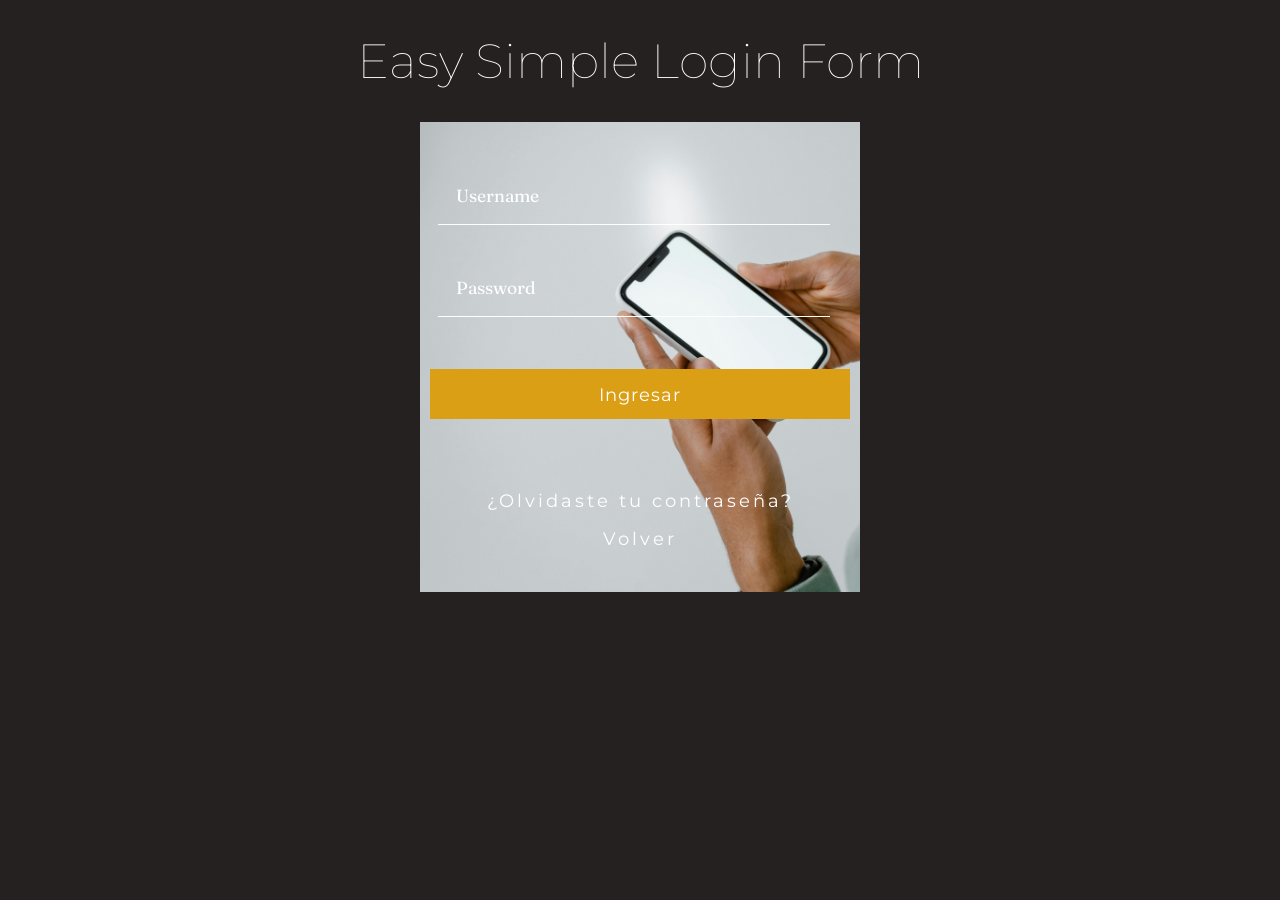
<file: html/ingreso.html>
<!DOCTYPE html>
<html lang="es">
<head>
    <meta charset="utf-8">
    <title>Login</title>
    <link rel="stylesheet" type="text/css" href="../css/style-formularios.css">
</head>
<body>
    <div class="main">
        <h1>Easy Simple Login Form</h1>
        <div class="row">
            <div class="form-p">
                <form action="../si/1-admin/index-admin.html" method="get">
                    <input class="text" type="text"
                        placeholder="Username" name="Username" required>
                    <input class="text" type="password"
                        placeholder="Password" name="Password" required>
                    <input type="submit" value="Ingresar">
                </form>
                <p><a href="#">¿Olvidaste tu contraseña?</a></p>
                <a href="../index.html">Volver</a>
            </div>
        </div>
    </div>
</body>
</html>
</file>
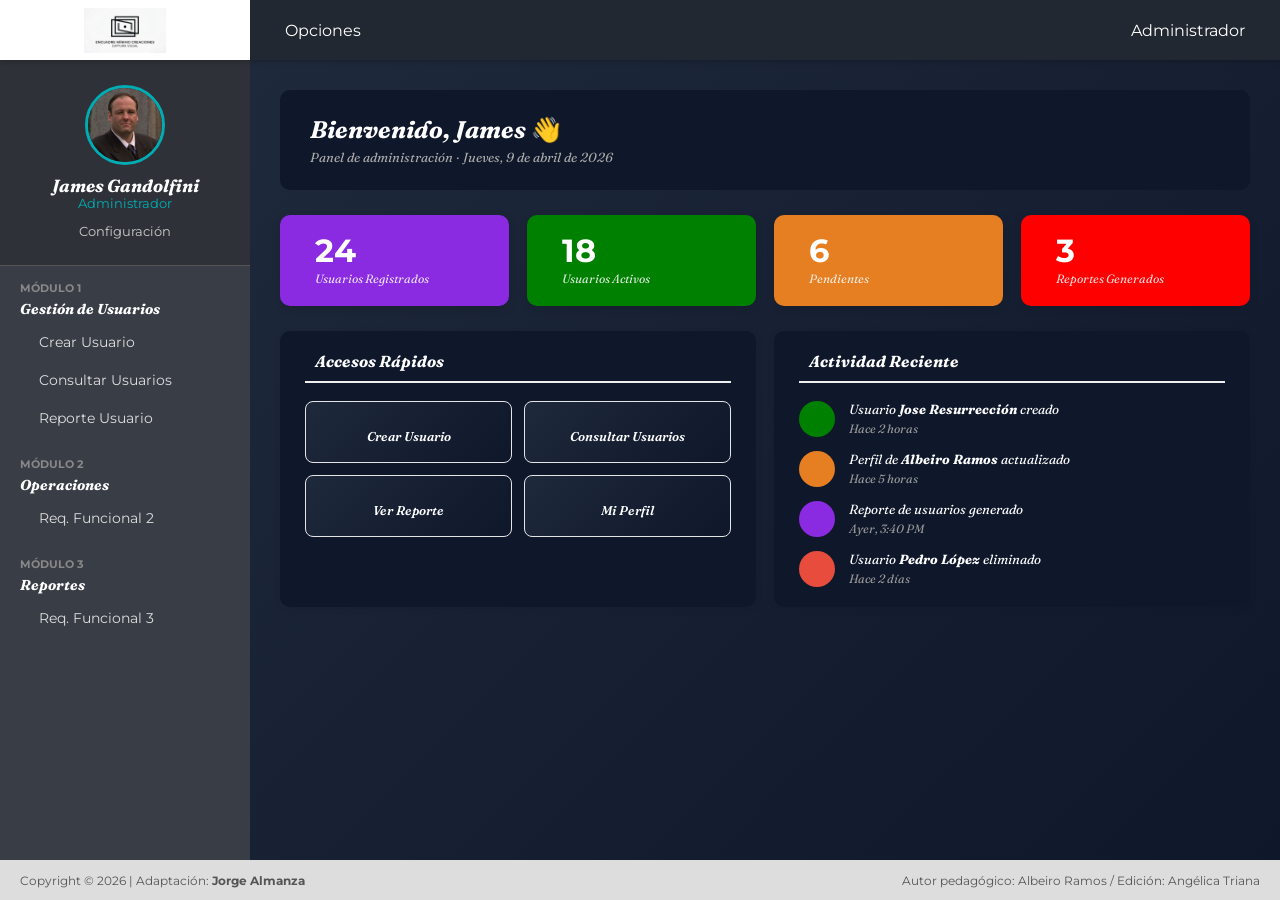
<file: si/1-admin/index-admin.html>
<!DOCTYPE html>
<html lang="es">
<head>
    <meta charset="UTF-8">
    <meta name="viewport" content="width=device-width, initial-scale=1.0">
    <title>Panel de Administración</title>
    <link rel="stylesheet" href="../../css/style-admin.css">
</head>

<body>
    <div class="contenedor-principal">

        <nav class="navbar">
            <div class="logo">
                <img src="../../img/logo_2.png" alt="Logo">
            </div>

            <div class="nav-content">
                <ul class="menu-horizontal">
                    <li class="dropdown">
                        <a href="#">Opciones <i class="fas fa-chevron-down"></i></a>
                        <ul class="submenu">
                            <li class="has-inner">
                                <a href="#">Configuración <i class="fas fa-chevron-right"></i></a>
                                <ul class="submenu-inner">
                                    <li><a href="../../img/pexels-rdne-7413936.jpg" target="area-principal">Documentación</a></li>
                                    <li><a href="#">Seguridad</a></li>
                                </ul>
                            </li>
                            <li><a href="#">Preferencias</a></li>
                        </ul>
                    </li>
                </ul>

                <div class="usuario-top dropdown">
                    <a href="#">Administrador <i class="fas fa-user-circle"></i></a>
                    <ul class="submenu right-align">
                        <li><a href="../1-admin/mod_1_usaurios/configurar-perfil.html" target="area-principal">Mi Perfil</a></li>
                        <li><a href="../../index.html" class="btn-salir">Cerrar Sesión</a></li>
                    </ul>
                </div>
            </div>
        </nav>

        <div class="cuerpo-app">
            <aside class="sidebar">
                <div class="perfil-card">
                    <div class="avatar-container">
                        <img src="../../img/imgAdmin.jpg" alt="Admin" class="foto-admin">
                    </div>
                    <div class="info-admin">
                        <h2>James Gandolfini</h2>
                        <span class="rol">Administrador</span>
                        <a href="../1-admin/mod_1_usaurios/configurar-perfil.html" target="area-principal" class="link-config">
                            <i class="fas fa-cog"></i> Configuración
                        </a>
                    </div>
                </div>

                <nav class="menu-lateral">
                    <div class="modulo">
                        <h3>Módulo 1</h3>
                        <h4>Gestión de Usuarios</h4>
                        <div class="enlaces">
                            <a href="../1-admin/mod_1_usaurios/crear-usuarios.html" target="area-principal"><i class="fas fa-user-plus"></i> Crear Usuario</a>
                            <a href="../1-admin/mod_1_usaurios/consulta-usuarios.html" target="area-principal"><i class="fas fa-users"></i> Consultar Usuarios</a>
                            <a href="../1-admin/mod_1_usaurios/reporte-usuarios.html" target="area-principal"><i class="fas fa-file-alt"></i> Reporte Usuario</a>
                        </div>
                    </div>

                    <div class="modulo">
                        <h3>Módulo 2</h3>
                        <h4>Operaciones</h4>
                        <div class="enlaces">
                            <a href="#"><i class="fas fa-tasks"></i> Req. Funcional 2</a>
                        </div>
                    </div>

                    <div class="modulo">
                        <h3>Módulo 3</h3>
                        <h4>Reportes</h4>
                        <div class="enlaces">
                            <a href="#"><i class="fas fa-chart-line"></i> Req. Funcional 3</a>
                        </div>
                    </div>
                </nav>
            </aside>

            <main class="contenido-dinamico">
                <iframe name="area-principal" src="principal.html" frameborder="0"></iframe>
            </main>
        </div>

        <footer class="footer">
            <div class="footer-info">
                <p>Copyright © 2026 | Adaptación: <strong>Jorge Almanza</strong></p>
            </div>
            <div class="footer-autor">
                <p>Autor pedagógico: Albeiro Ramos / Edición: Angélica Triana</p>
            </div>
        </footer>

    </div>
</body>
</html>
</file>
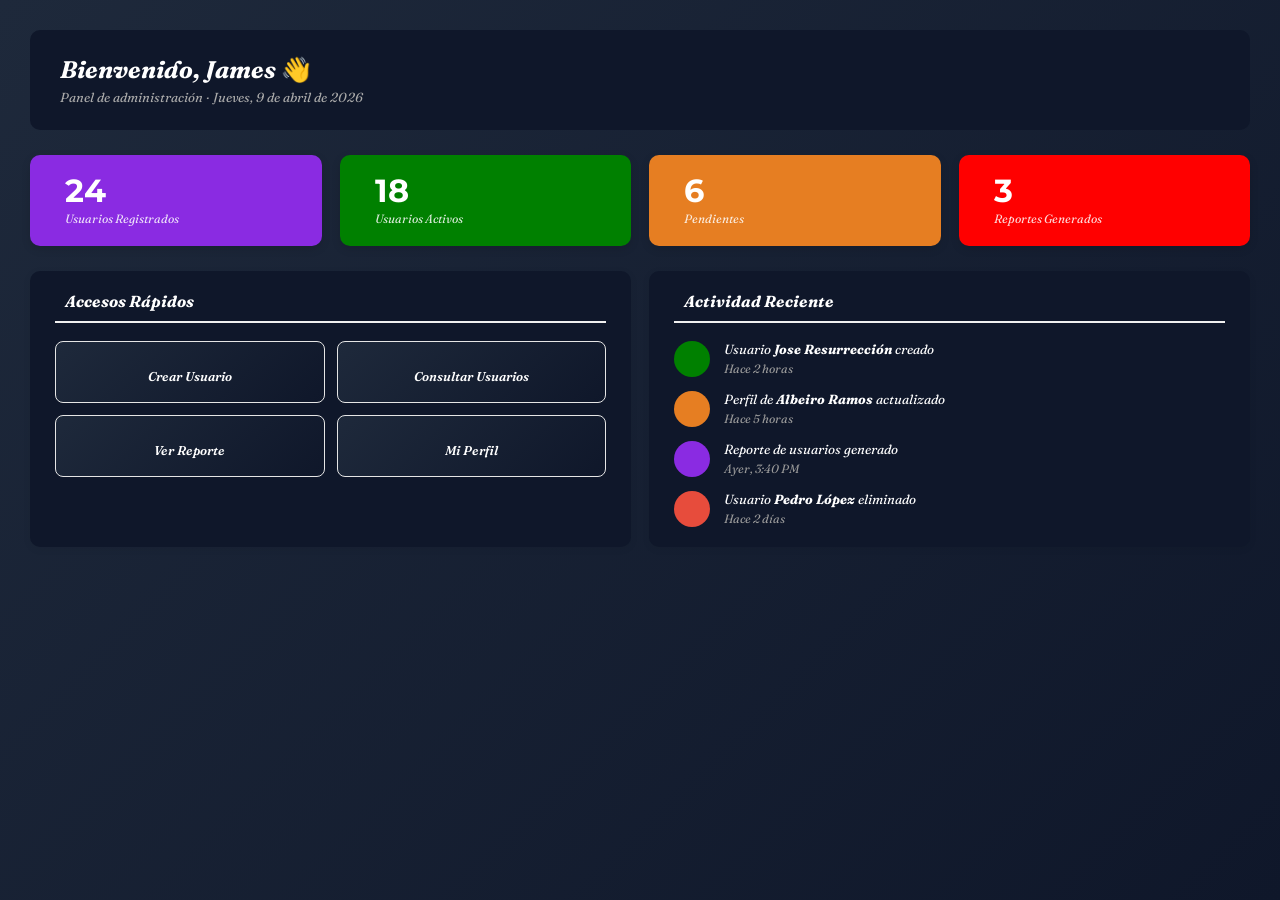
<file: si/1-admin/principal.html>
<!DOCTYPE html>
<html lang="es">
<head>
    <meta charset="UTF-8">
    <title>Panel Principal</title>
    <link rel="stylesheet" href="../../css/style-paginas.css">
</head>
<body>

    <div class="dashboard">

        <!-- Encabezado de bienvenida -->
        <div class="dash-bienvenida">
            <div class="dash-bienvenida-texto">
                <h1>Bienvenido, <span>James</span> 👋</h1>
                <p>Panel de administración · Jueves, 9 de abril de 2026</p>
            </div>
            <div class="dash-bienvenida-icono">
                <i class="fas fa-tachometer-alt"></i>
            </div>
        </div>

        <!-- Tarjetas de resumen -->
        <div class="dash-tarjetas">

            <div class="dash-tarjeta tarjeta-azul">
                <div class="tarjeta-icono">
                    <i class="fas fa-users"></i>
                </div>
                <div class="tarjeta-info">
                    <span class="tarjeta-numero">24</span>
                    <span class="tarjeta-etiqueta">Usuarios Registrados</span>
                </div>
            </div>

            <div class="dash-tarjeta tarjeta-verde">
                <div class="tarjeta-icono">
                    <i class="fas fa-user-check"></i>
                </div>
                <div class="tarjeta-info">
                    <span class="tarjeta-numero">18</span>
                    <span class="tarjeta-etiqueta">Usuarios Activos</span>
                </div>
            </div>

            <div class="dash-tarjeta tarjeta-naranja">
                <div class="tarjeta-icono">
                    <i class="fas fa-user-clock"></i>
                </div>
                <div class="tarjeta-info">
                    <span class="tarjeta-numero">6</span>
                    <span class="tarjeta-etiqueta">Pendientes</span>
                </div>
            </div>

            <div class="dash-tarjeta tarjeta-acento">
                <div class="tarjeta-icono">
                    <i class="fas fa-file-alt"></i>
                </div>
                <div class="tarjeta-info">
                    <span class="tarjeta-numero">3</span>
                    <span class="tarjeta-etiqueta">Reportes Generados</span>
                </div>
            </div>

        </div>

        <!-- Fila inferior: accesos rápidos + actividad reciente -->
        <div class="dash-fila">

            <!-- Accesos rápidos -->
            <div class="dash-panel">
                <div class="dash-panel-titulo">
                    <i class="fas fa-bolt"></i>
                    <h2>Accesos Rápidos</h2>
                </div>
                <div class="accesos-grid">
                    <a href="mod_1_usaurios/crear-usuarios.html" target="area-principal" class="acceso-btn">
                        <i class="fas fa-user-plus"></i>
                        <span>Crear Usuario</span>
                    </a>
                    <a href="mod_1_usaurios/consulta-usuarios.html" target="area-principal" class="acceso-btn">
                        <i class="fas fa-users"></i>
                        <span>Consultar Usuarios</span>
                    </a>
                    <a href="mod_1_usaurios/reporte-usuarios.html" target="area-principal" class="acceso-btn">
                        <i class="fas fa-chart-bar"></i>
                        <span>Ver Reporte</span>
                    </a>
                    <a href="mod_1_usaurios/configurar-perfil.html" target="area-principal" class="acceso-btn">
                        <i class="fas fa-user-cog"></i>
                        <span>Mi Perfil</span>
                    </a>
                </div>
            </div>

            <!-- Actividad reciente -->
            <div class="dash-panel">
                <div class="dash-panel-titulo">
                    <i class="fas fa-history"></i>
                    <h2>Actividad Reciente</h2>
                </div>
                <ul class="actividad-lista">
                    <li class="actividad-item">
                        <div class="actividad-icono icono-crear">
                            <i class="fas fa-user-plus"></i>
                        </div>
                        <div class="actividad-detalle">
                            <p>Usuario <strong>Jose Resurrección</strong> creado</p>
                            <span>Hace 2 horas</span>
                        </div>
                    </li>
                    <li class="actividad-item">
                        <div class="actividad-icono icono-editar">
                            <i class="fas fa-pen"></i>
                        </div>
                        <div class="actividad-detalle">
                            <p>Perfil de <strong>Albeiro Ramos</strong> actualizado</p>
                            <span>Hace 5 horas</span>
                        </div>
                    </li>
                    <li class="actividad-item">
                        <div class="actividad-icono icono-reporte">
                            <i class="fas fa-file-alt"></i>
                        </div>
                        <div class="actividad-detalle">
                            <p>Reporte de usuarios generado</p>
                            <span>Ayer, 3:40 PM</span>
                        </div>
                    </li>
                    <li class="actividad-item">
                        <div class="actividad-icono icono-eliminar">
                            <i class="fas fa-user-minus"></i>
                        </div>
                        <div class="actividad-detalle">
                            <p>Usuario <strong>Pedro López</strong> eliminado</p>
                            <span>Hace 2 días</span>
                        </div>
                    </li>
                </ul>
            </div>

        </div>

    </div>

</body>
</html>
</file>
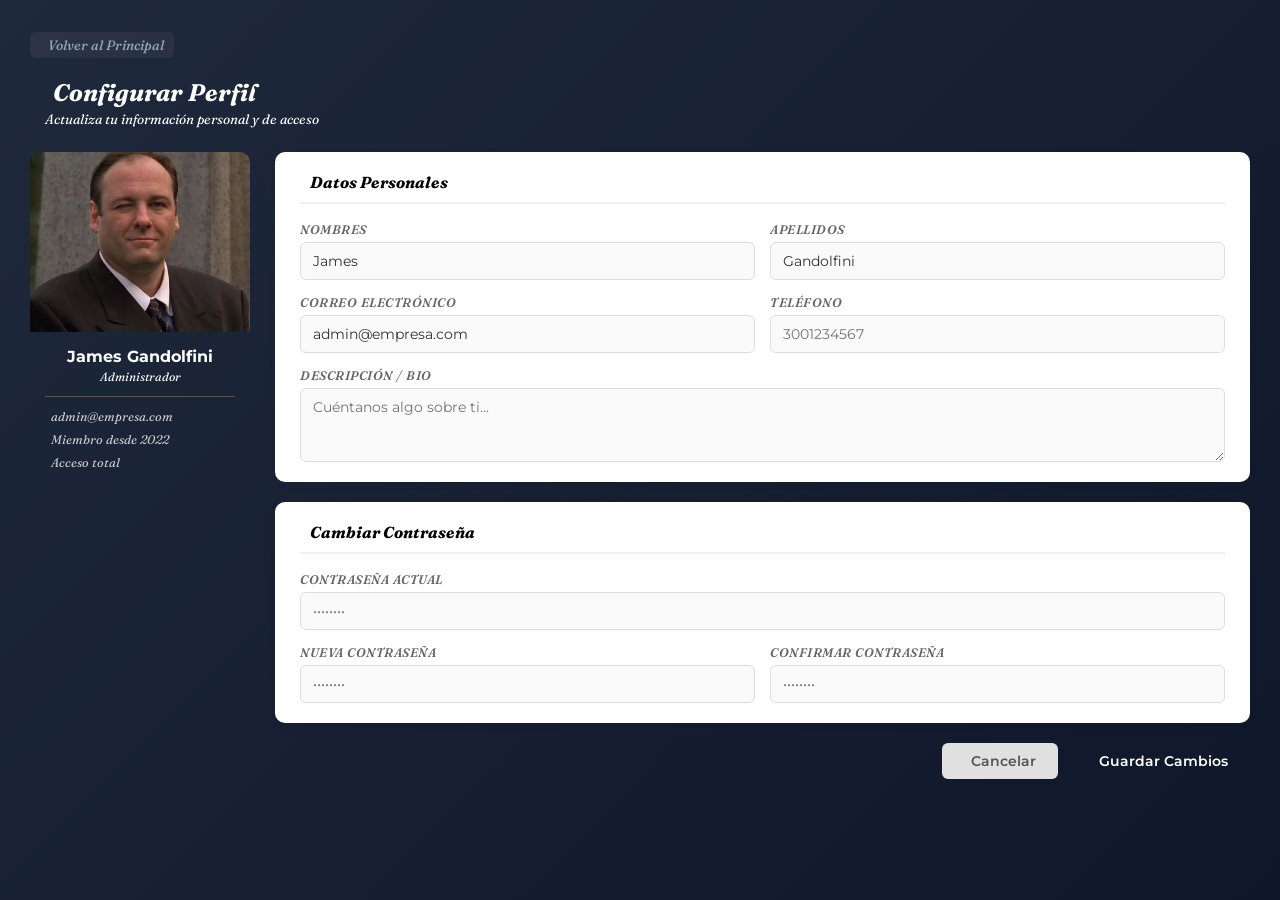
<file: si/1-admin/mod_1_usaurios/configurar-perfil.html>
<!DOCTYPE html>
<html lang="es">
<head>
    <meta charset="UTF-8">
    <title>Configurar Perfil</title>
    <link rel="stylesheet" href="../../../css/style-paginas.css">
</head>
<body>
 
    <div class="perfil-pagina">
        <a href="../principal.html" class="volver-principal">
        <i class="fas fa-chevron-left"></i> Volver al Principal
    </a>
 
        <div class="perfil-encabezado">
            <h1><i class="fas fa-user-cog"></i> Configurar Perfil</h1>
            <p>Actualiza tu información personal y de acceso</p>
        </div>
 
        <div class="perfil-contenido">
 
            <!-- Columna izquierda: foto y datos rápidos -->
            <aside class="perfil-lateral">
                <div class="perfil-foto-grande">
                    <img src="../../../img/imgAdmin.jpg" alt="Foto de perfil" class="foto-perfil-grande">
                    <div class="perfil-foto-overlay">
                        <i class="fas fa-camera"></i>
                        <span>Cambiar foto</span>
                    </div>
                </div>
                <input type="file" id="cambiar-foto" accept="image/*" class="input-foto-oculto">
 
                <div class="perfil-info-rapida">
                    <p class="perfil-nombre-lateral">James Gandolfini</p>
                    <span class="perfil-rol-lateral">Administrador</span>
                    <hr class="perfil-divisor">
                    <ul class="perfil-datos-rapidos">
                        <li><i class="fas fa-envelope"></i> admin@empresa.com</li>
                        <li><i class="fas fa-calendar-alt"></i> Miembro desde 2022</li>
                        <li><i class="fas fa-shield-alt"></i> Acceso total</li>
                    </ul>
                </div>
            </aside>
 
            <!-- Columna derecha: formularios -->
            <div class="perfil-formularios">
 
                <!-- Sección: Datos personales -->
                <div class="perfil-seccion">
                    <div class="perfil-seccion-titulo">
                        <i class="fas fa-id-card"></i>
                        <h2>Datos Personales</h2>
                    </div>
 
                    <div class="perfil-grid">
                        <div class="perfil-campo">
                            <label for="nombres">Nombres</label>
                            <input type="text" id="nombres" name="nombres" value="James" placeholder="Tu nombre">
                        </div>
                        <div class="perfil-campo">
                            <label for="apellidos">Apellidos</label>
                            <input type="text" id="apellidos" name="apellidos" value="Gandolfini" placeholder="Tus apellidos">
                        </div>
                        <div class="perfil-campo">
                            <label for="correo">Correo electrónico</label>
                            <input type="email" id="correo" name="correo" value="admin@empresa.com" placeholder="correo@ejemplo.com">
                        </div>
                        <div class="perfil-campo">
                            <label for="telefono">Teléfono</label>
                            <input type="tel" id="telefono" name="telefono" placeholder="3001234567">
                        </div>
                        <div class="perfil-campo perfil-campo-completo">
                            <label for="bio">Descripción / Bio</label>
                            <textarea id="bio" name="bio" rows="3" placeholder="Cuéntanos algo sobre ti..."></textarea>
                        </div>
                    </div>
                </div>
 
                <!-- Sección: Cambiar contraseña -->
                <div class="perfil-seccion">
                    <div class="perfil-seccion-titulo">
                        <i class="fas fa-lock"></i>
                        <h2>Cambiar Contraseña</h2>
                    </div>
 
                    <div class="perfil-grid">
                        <div class="perfil-campo perfil-campo-completo">
                            <label for="pass-actual">Contraseña actual</label>
                            <input type="password" id="pass-actual" name="pass-actual" placeholder="••••••••">
                        </div>
                        <div class="perfil-campo">
                            <label for="pass-nueva">Nueva contraseña</label>
                            <input type="password" id="pass-nueva" name="pass-nueva" placeholder="••••••••">
                        </div>
                        <div class="perfil-campo">
                            <label for="pass-confirmar">Confirmar contraseña</label>
                            <input type="password" id="pass-confirmar" name="pass-confirmar" placeholder="••••••••">
                        </div>
                    </div>
                </div>
 
                <!-- Botones de acción -->
                <div class="perfil-acciones">
                    <a href="../index-admin.html" class="btn-perfil btn-cancelar">
                        <i class="fas fa-times"></i> Cancelar
                    </a>
                    <button type="button" class="btn-perfil btn-guardar">
                        <i class="fas fa-save"></i> Guardar Cambios
                    </button>
                </div>
 
            </div>
        </div>
 
    </div>
 
</body>
</html>
</file>
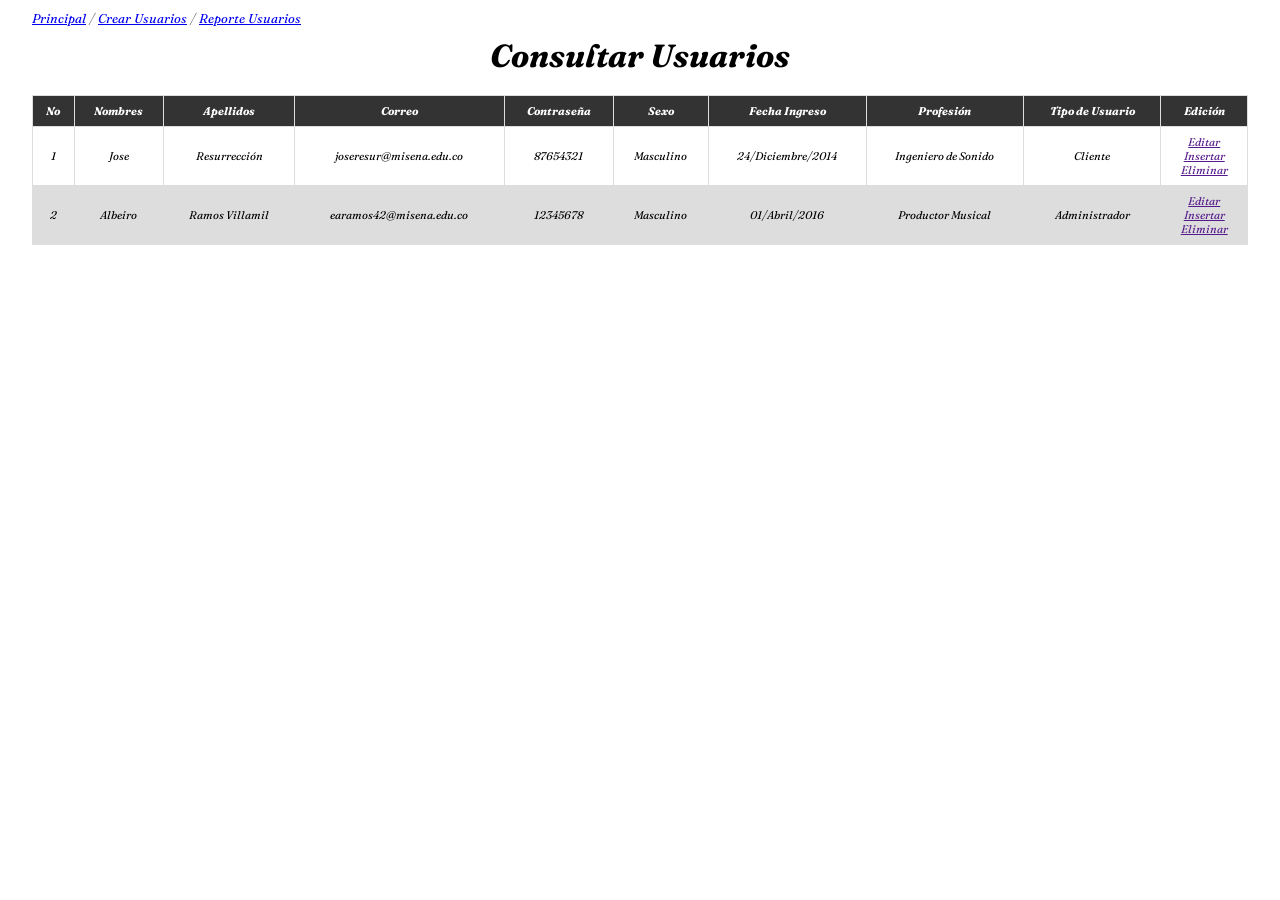
<file: si/1-admin/mod_1_usaurios/consulta-usuarios.html>
<!DOCTYPE html>
<html lang="en">
<head>
    <meta charset="UTF-8">
    <title>Consultar usuarios</title>
    <link rel="stylesheet" href="../../../css/style-paginas.css">
</head>
<body>
    <div class="contenedor">

        <nav>
            <a href="../principal.html">Principal</a> /
            <a href="crear-usuarios.html">Crear Usuarios</a> /
            <a href="reporte-usuarios.html">Reporte Usuarios</a>
        </nav>

        <main>
            <h1>Consultar Usuarios</h1>

            <table>
                <thead>
                    <tr>
                        <th>No</th>
                        <th>Nombres</th>
                        <th>Apellidos</th>
                        <th>Correo</th>
                        <th>Contraseña</th>
                        <th>Sexo</th>
                        <th>Fecha Ingreso</th>
                        <th>Profesión</th>
                        <th>Tipo de Usuario</th>
                        <th>Edición</th>
                    </tr>
                </thead>
                <tbody>
                    <tr>
                        <td>1</td>
                        <td>Jose</td>
                        <td>Resurrección</td>
                        <td>joseresur@misena.edu.co</td>
                        <td>87654321</td>
                        <td>Masculino</td>
                        <td>24/Diciembre/2014</td>
                        <td>Ingeniero de Sonido</td>
                        <td>Cliente</td>
                        <td>
                            <a href="">Editar</a><br>
                            <a href="">Insertar</a><br>
                            <a href="">Eliminar</a>
                        </td>
                    </tr>
                    <tr>
                        <td>2</td>
                        <td>Albeiro</td>
                        <td>Ramos Villamil</td>
                        <td>earamos42@misena.edu.co</td>
                        <td>12345678</td>
                        <td>Masculino</td>
                        <td>01/Abril/2016</td>
                        <td>Productor Musical</td>
                        <td>Administrador</td>
                        <td>
                            <a href="">Editar</a><br>
                            <a href="">Insertar</a><br>
                            <a href="">Eliminar</a>
                        </td>
                    </tr>
                </tbody>
            </table>

        </main>
    </div>
</body>
</html>
</file>
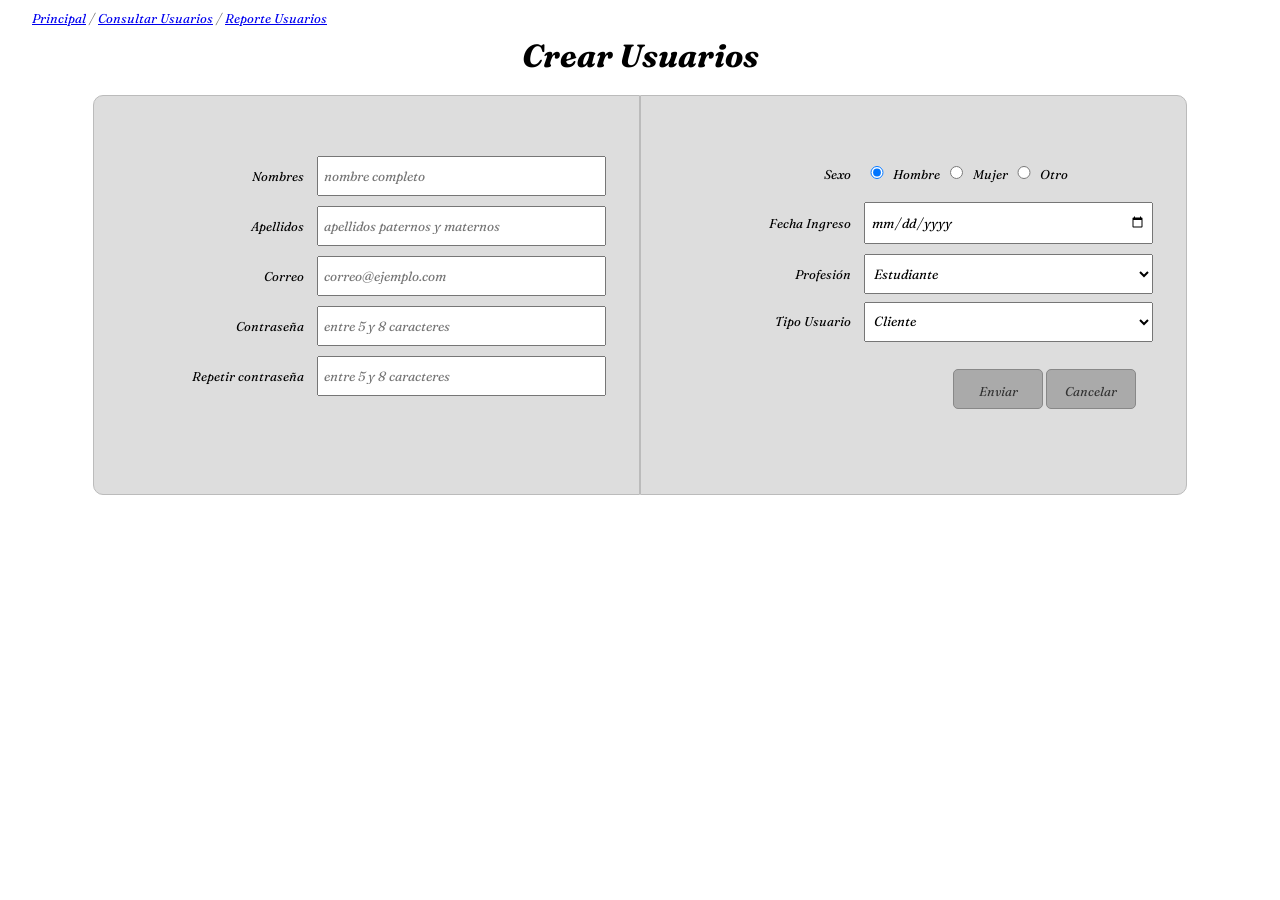
<file: si/1-admin/mod_1_usaurios/crear-usuarios.html>
<!DOCTYPE html>
<html lang="en">
<head>
    <meta charset="UTF-8">
    <title>Crear usuarios</title>
    <link rel="stylesheet" href="../../../css/style-paginas.css">
</head>
<body>
    <div class="contenedor">

        <nav>
            <a href="../principal.html">Principal</a> /
            <a href="consulta-usuarios.html">Consultar Usuarios</a> /
            <a href="reporte-usuarios.html">Reporte Usuarios</a>
        </nav>

        <main>
            <h1>Crear Usuarios</h1>

            <div class="form-comp">

                <!-- Formulario izquierdo -->
                <div class="form-doble borde-izq">
                    <form action="" method="post">
                        <div class="form-cuerpo">
                            <div>
                                <label for="nombre">Nombres</label>
                                <input type="text" name="nombre" id="nombre"
                                    placeholder="nombre completo">
                            </div>
                            <div>
                                <label for="apellidos">Apellidos</label>
                                <input type="text" name="apellidos" id="apellidos"
                                    placeholder="apellidos paternos y maternos">
                            </div>
                            <div>
                                <label for="correo">Correo</label>
                                <input type="email" name="correo" id="correo"
                                    placeholder="correo@ejemplo.com">
                            </div>
                            <div>
                                <label for="contrasena">Contraseña</label>
                                <input type="password" name="contrasena" id="contrasena"
                                    placeholder="entre 5 y 8 caracteres">
                            </div>
                            <div>
                                <label for="contrasena2">Repetir contraseña</label>
                                <input type="password" name="contrasena2" id="contrasena2"
                                    placeholder="entre 5 y 8 caracteres">
                            </div>
                        </div>
                        <div class="form-pie"></div>
                    </form>
                </div>

                <!-- Formulario derecho -->
                <div class="form-doble borde-der">
                    <form action="" method="post">
                        <div class="form-cuerpo">
                            <div class="tipo-radio">
                                <label>Sexo</label>
                                <input type="radio" name="gender" value="male" checked> Hombre
                                <input type="radio" name="gender" value="female"> Mujer
                                <input type="radio" name="gender" value="other"> Otro
                            </div>
                            <div>
                                <label for="fecha-ingreso">Fecha Ingreso</label>
                                <input type="date" name="fecha-ingreso" id="fecha-ingreso">
                            </div>
                            <div>
                                <label for="profesion">Profesión</label>
                                <select name="profesion" id="profesion">
                                    <option value="estudiante">Estudiante</option>
                                    <option value="ingeniero">Ingeniero</option>
                                    <option value="licenciado">Licenciado</option>
                                </select>
                            </div>
                            <div>
                                <label for="tipo-usuario">Tipo Usuario</label>
                                <select name="tipo-usuario" id="tipo-usuario">
                                    <option value="cliente">Cliente</option>
                                    <option value="empleado">Empleado</option>
                                    <option value="proveedor">Proveedor</option>
                                    <option value="administrador">Administrador</option>
                                </select>
                            </div>
                        </div>
                        <div class="form-pie">
                            <div>
                                <a href="../index-admin.html">Enviar</a>
                                <a href="../index-admin.html">Cancelar</a>
                            </div>
                        </div>
                    </form>
                </div>

            </div>
        </main>
    </div>
</body>
</html>
</file>
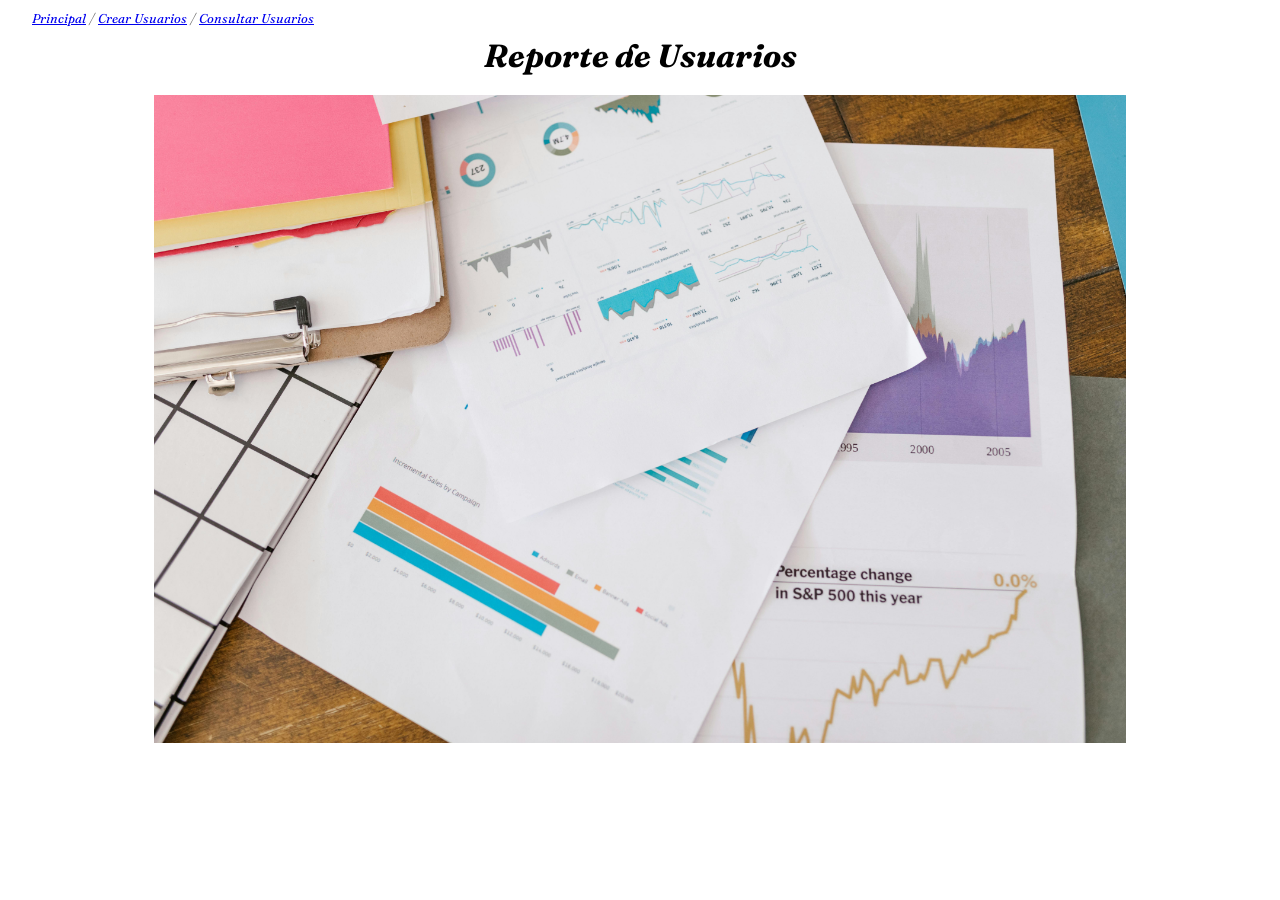
<file: si/1-admin/mod_1_usaurios/reporte-usuarios.html>
<!DOCTYPE html>
<html lang="en">
<head>
    <meta charset="UTF-8">
    <title>Reporte usuarios</title>
    <link rel="stylesheet" href="../../../css/style-paginas.css">
</head>
<body>
    <div class="contenedor">

        <nav>
            <a href="../principal.html">Principal</a> /
            <a href="crear-usuarios.html">Crear Usuarios</a> /
            <a href="consulta-usuarios.html">Consultar Usuarios</a>
        </nav>

        <main>
            <h1>Reporte de Usuarios</h1>

            <!-- Imagen del reporte ubicada en doc/reportes -->
            <img src="../../../img/pexels-rdne-7413936.jpg"
                 alt="Reporte de usuarios y profesiones">
        </main>

    </div>
</body>
</html>
</file>
<file: css/style-formularios.css>
@font-face {
    font-family: 'Fraunces';
    src: url('../fonts/Fraunces-VariableFont.ttf') format('truetype');
    font-weight: 100 900;
    font-style: normal;
}

@font-face {
    font-family: 'Fraunces';
    src: url('../fonts/Fraunces-Italic.ttf') format('truetype');
    font-weight: 100 900;
    font-style: italic;
}

@font-face {
    font-family: 'Montserrat';
    src: url('../fonts/Montserrat-VariableFont.ttf') format('truetype');
    font-weight: 100 900;
    font-style: normal;
}

@font-face {
    font-family: 'Montserrat';
    src: url('../fonts/Montserrat-Italic.ttf') format('truetype');
    font-weight: 100 900;
    font-style: italic;
}

body{
    font-family: 'Montserrat', sans-serif ;
    background: #252121;
    background-attachment: fixed;
}
h1{
    font-family: 'Fraunces' serif;
    text-align: center;
    font-size: 3em;
    color: #fff;
    font-weight: 100;
}
.row{
    background-image: url(../img/login.jpg);
    background-size: cover;
    width: 420px;
    height: 450px;
    padding: 10px;
    margin: auto;
}
.text{
display: block;
width: 85%;
border: none;
border-bottom: solid 1px #fff;
padding: 1em;
font-size: 1em;
font-family:'Montserrat', sans-serif;
color: #fff;
margin: 35px 0 0;
margin-left: 8px;
outline: none;
-webkit-transition: all 0.3s cubic-bezier(0.64, 0.09, 0.08, 1);
transition: all 0.3s cubic-bezier(0.64, 0.09, 0.08, 1);
background-color: transparent;
}
::-webkit-input-placeholder {
color: #fff;
font-family: 'Fraunces', sans-serif;
}
input[type="submit"] {
font-size: 1em;
background-color: #DB9F16;
color: #fff;
font-family: 'Montserrat', sans-serif ;
width: 100%;
height: 50px;
outline: none;
border: none;
/*cursor: pointer;*/
margin: 3em 0;
-webkit-transition: 0.5s all;
-ms-transition: 0.5s all;
transition: 0.5s all;
text-align: center;
letter-spacing: 1px;
}
input[type="submit"]:hover {
background-color: black;
-webkit-tranform: translateY(9px);
-ms-tranform: translateY(9px);
-o-tranform: translateY(9px);
transform: translateY(9px);
}
.form-p {
margin-top: 5px;
font-size: 1.1em;
color: #fff;
letter-spacing: 3px;
text-align: center;
}
.form-p a {
color: #fff;
text-decoration: none;
-webkit-transition: .5s all;
-ms-transition: .5s all;
transition: .5s all;
}
.form-p a:hover {
color: #1abc9c;
}
</file>
<file: css/style-admin.css>
@font-face {
    font-family: 'Fraunces';
    src: url('../fonts/Fraunces-Italic.ttf') format('truetype');
    font-weight: 100 900;
    font-style: normal;
}

@font-face {
    font-family: 'Fraunces';
    src: url('../fonts/Fraunces-Italic.ttf') format('truetype');
    font-weight: 100 900;
    font-style: italic;
}

@font-face {
    font-family: 'Montserrat';
    src: url('../fonts/Montserrat-VariableFont.ttf') format('truetype');
    font-weight: 100 900;
    font-style: normal;
}

@font-face {
    font-family: 'Montserrat';
    src: url('../fonts/Montserrat-Italic.ttf') format('truetype');
    font-weight: 100 900;
    font-style: italic;
}

/* Variables de colores */
:root {
    --color-primario: #17278A;
    --color-oscuro: #222831;
    --color-gris-fondo: #393E46;
    --color-acento: #00ADB5;
    --color-texto-suave: #eeeeee;
    --fuente-titulo: 'Fraunces', serif;
    --fuente-cuerpo: 'Montserrat', sans-serif;
}

* {
    box-sizing: border-box;
    margin: 0;
    padding: 0;
}

body {
    font-family: 'Montserrat', sans-serif ;
    background-color: #f4f4f4;
    overflow: hidden; /* Evita doble scroll */
}

/* Contenedor Principal con Flex */
.contenedor-principal {
    display: flex;
    flex-direction: column;
    height: 100vh;
}

/* ==============================
   NAVBAR SUPERIOR
============================== */
.navbar {
    display: flex;
    height: 60px;
    background: var(--color-oscuro);
    color: white;
    align-items: center;
    box-shadow: 0 2px 5px rgba(0,0,0,0.2);
    z-index: 100;
}

.logo {
    width: 250px; /* Coincide con el ancho del sidebar */
    background: #fff;
    height: 100%;
    display: flex;
    justify-content: center;
    align-items: center;
}

.logo img {
    height: 45px;
}

.nav-content {
    flex-grow: 1;
    display: flex;
    justify-content: space-between;
    padding: 0 20px;
}

/* Menús Dropdown (Sin JS) */
.menu-horizontal, .usuario-top {
    list-style: none;
    position: relative;
}

.menu-horizontal a, .usuario-top a {
    color: white;
    text-decoration: none;
    padding: 18px 15px;
    display: inline-block;
    transition: 0.3s;
}

.menu-horizontal li:hover > a, .usuario-top:hover > a {
    background: var(--color-primario);
}

.submenu {
    position: absolute;
    top: 100%;
    left: 0;
    background: var(--color-oscuro);
    min-width: 200px;
    display: none;
    list-style: none;
    border-top: 3px solid var(--color-acento);
}

.right-align {
    right: 0;
    left: auto;
}

.dropdown:hover > .submenu {
    display: block;
}

.submenu li a {
    display: block;
    padding: 12px 20px;
    border-bottom: 1px solid #444;
}

/* Submenu Nivel 2 */
.has-inner { position: relative; }
.submenu-inner {
    position: absolute;
    left: 100%;
    top: 0;
    background: #444;
    display: none;
    min-width: 180px;
}
.has-inner:hover > .submenu-inner { display: block; }

/* ==============================
   CUERPO (SIDEBAR + MAIN)
============================== */
.cuerpo-app {
    display: flex;
    flex-grow: 1;
    overflow: hidden;
}

/* Sidebar */
.sidebar {
    width: 250px;
    background: var(--color-gris-fondo);
    color: white;
    overflow-y: auto;
    transition: 0.3s;
}

.perfil-card {
    padding: 25px 15px;
    text-align: center;
    background: rgba(0,0,0,0.2);
    border-bottom: 1px solid #555;
}

.avatar-container {
    width: 80px;
    height: 80px;
    margin: 0 auto 10px;
    border-radius: 50%;
    overflow: hidden;
    border: 3px solid var(--color-acento);
}

.foto-admin {
    width: 100%;
    height: 100%;
    object-fit: cover;
}

.info-admin h2 {
    font-family: 'Fraunces', serif;
    font-size: 1.1em;
}

.rol {
    font-size: 0.8em;
    color: var(--color-acento);
    display: block;
    margin-bottom: 10px;
}

.link-config {
    font-size: 0.8em;
    color: #ccc;
    text-decoration: none;
}

/* Menú Lateral */
.menu-lateral {
    padding: 10px 0;
}

.modulo {
    margin-bottom: 15px;
}

.modulo h3 {
    font-size: 0.7em;
    text-transform: uppercase;
    color: #888;
    padding: 5px 20px;
}

.modulo h4 {
    padding: 0 20px 5px;
    font-family: 'Fraunces', serif;
    font-size: 0.9em;
}

.enlaces a {
    display: block;
    color: #ddd;
    text-decoration: none;
    padding: 10px 25px;
    font-size: 0.9em;
    border-left: 4px solid transparent;
    transition: 0.3s;
}

.enlaces a i {
    margin-right: 10px;
    width: 20px;
}

.enlaces a:hover {
    background: rgba(255,255,255,0.05);
    color: var(--color-acento);
    border-left: 4px solid var(--color-acento);
}

/* Area Principal */
.contenido-dinamico {
    flex-grow: 1;
    background: #fff;
}

.contenido-dinamico iframe {
    width: 100%;
    height: 100%;
}

/* ==============================
   FOOTER
============================== */
.footer {
    height: 40px;
    background: #ddd;
    display: flex;
    justify-content: space-between;
    align-items: center;
    padding: 0 20px;
    font-size: 0.75em;
    color: #555;
}

.btn-salir {
    background: #d9534f !important;
    color: white !important;
}
</file>
<file: css/style-paginas.css>
@font-face {
    font-family: 'Fraunces';
    src: url('../fonts/Fraunces-Italic.ttf') format('truetype');
    font-weight: 100 900;
    font-style: normal;
}

@font-face {
    font-family: 'Fraunces';
    src: url('../fonts/Fraunces-Italic.ttf') format('truetype');
    font-weight: 100 900;
    font-style: italic;
}

@font-face {
    font-family: 'Montserrat';
    src: url('../fonts/Montserrat-VariableFont.ttf') format('truetype');
    font-weight: 100 900;
    font-style: normal;
}

@font-face {
    font-family: 'Montserrat';
    src: url('../fonts/Montserrat-Italic.ttf') format('truetype');
    font-weight: 100 900;
    font-style: italic;
}

*{
    box-sizing: border-box;
    margin: 0;
    padding: 0;
    font-family: 'Fraunces', serif;
}

.borde-izq{
    border-radius: 10px 0 0 10px;
}
.borde-der{
    border-radius: 0 10px 10px 0;
}

.contenedor{
    width: 95%;
    margin: auto;
}
nav{
    width: 100%;
    padding: 10px 0;
    color: #666;
    font-size: 0.8em;
}
nav a:hover{
    color: #000;
    background: rgb(0, 0, 0, 0.2);
}
main h1{
text-align: center;
margin-bottom: 20px;
}
/* Imágenes */
main img{
display: block;
width: 80%;
height: auto;
margin: auto;
}
/* Formularios */
.form-comp{
width: 90%;
margin: auto;
}
.form-doble{
width: 50%;
height: 400px;
background: #ddd;
border: 1px solid #bbb;
padding: 30px 0;
float: left;
}
form{
width: 100%;
padding: 20px 0;
}
form .form-enc{
width: 100%;
padding: 10px;
margin-bottom: 10px;
border-bottom: 1px solid #aaa;
}
form h1{
text-align: center;
background: #eee;
padding:5px;
}
form .form-cuerpo{
width: 100%;
padding: 10px;
}
form label, form input{
display: inline-block;
margin-bottom: 10px;
}
form label{
padding: 10px;
width: 40%;
text-align: right;
font-size: 0.8em;
}
form input, form select{
padding: 10px 5px;
width: 55%;
}
form .tipo-radio{
font-size: 0.8em;
}
form .tipo-radio label{
font-size: 1em;
}
form input[type="radio"]{
width: 5%;
}
form .form-pie{
width: 100%;
padding: 10px 50px 0 10px;
text-align: right;
}
form a{display: inline-block;
width: 90px;
height: 40px;
padding: 13px;
background: #aaa;
text-decoration: none;
text-align: center;
color: #333;
font-size: 0.8em;
border-radius: 5px;
border: 1px solid #888;
}
form .olvido{
padding: 0;
background: 0;
width: 180px;
text-align: right;
}
form a:hover{
background: rgba(0,0,0,0.5);
}
form .olvido:hover{
background: 0;
color: #999;
}
/* Estilos de Tablas */
table {
width: 90%;
margin: auto;
border-collapse: collapse;
font-size: 0.7em;
width: 100%;
}
th{
background: #333;
color: #fff;
}
td, th {
text-align: center;
border: 1px solid #ddd;
padding: 8px;
}
tr:nth-child(even) {
background-color: #ddd;
}

/* ==============================
   CONFIGURAR PERFIL
============================== */

/* Estilo para el botón Volver al Principal */
.volver-principal {
    display: inline-flex;
    align-items: center;
    gap: 8px;
    color: #94a3b8; /* Un gris azulado suave */
    text-decoration: none;
    font-size: 0.85em;
    font-weight: 500;
    margin-bottom: 20px;
    transition: all 0.3s ease;
    padding: 5px 10px;
    border-radius: 5px;
    background: rgba(255, 255, 255, 0.05);
}

.volver-principal i {
    font-size: 0.9em;
}

.volver-principal:hover {
    color: white;
    background: rgba(255, 255, 255, 0.1);
    transform: translateX(-5px); /* Efecto sutil de movimiento a la izquierda */
}

.perfil-pagina {
    padding: 30px;
    background:linear-gradient(135deg, #1e293b, #0f172a);
    min-height: 100%;
    font-family: 'Montserrat', sans-serif ;
    min-height: 100vh; 
    width: 100%;
}
 
.perfil-encabezado {
    margin-bottom: 25px;
    border-left: 4px solid var(--color-acento);
    padding-left: 15px;
}
 
.perfil-encabezado h1 {
    font-family: 'Fraunces', serif;
    font-size: 1.5em;
    color: white;
}
 
.perfil-encabezado h1 i {
    color: white;
    margin-right: 8px;
}
 
.perfil-encabezado p {
    font-size: 0.85em;
    color: white;
    margin-top: 4px;
}
 
/* Layout principal: columna lateral + formularios */
.perfil-contenido {
    display: flex;
    gap: 25px;
    align-items: flex-start;
}
 
/* ---- Columna lateral ---- */
.perfil-lateral {
    width: 220px;
    flex-shrink: 0;
    background: var(--color-gris-fondo);
    border-radius: 10px;
    overflow: hidden;
    text-align: center;
    color: white;
}
 
.perfil-foto-grande {
    position: relative;
    cursor: pointer;
}
 
.perfil-foto-grande:hover .perfil-foto-overlay {
    opacity: 1;
}
 
.foto-perfil-grande {
    width: 100%;
    height: 180px;
    object-fit: cover;
    display: block;
}
 
.perfil-foto-overlay {
    position: absolute;
    top: 0; left: 0;
    width: 100%;
    height: 100%;
    background: rgba(0, 173, 181, 0.75);
    display: flex;
    flex-direction: column;
    justify-content: center;
    align-items: center;
    opacity: 0;
    transition: 0.3s;
    color: white;
    font-size: 0.85em;
    gap: 6px;
}
 
.perfil-foto-overlay i {
    font-size: 1.8em;
}
 
.input-foto-oculto {
    display: none;
}
 
.perfil-info-rapida {
    padding: 15px;
}
 
.perfil-nombre-lateral {
    font-family: 'Montserrat', sans-serif ;
    font-size: 1em;
    font-weight: bold;
}
 
.perfil-rol-lateral {
    font-size: 0.75em;
    color: var(--color-acento);
    display: block;
    margin-top: 3px;
}
 
.perfil-divisor {
    border: none;
    border-top: 1px solid #555;
    margin: 12px 0;
}
 
.perfil-datos-rapidos {
    list-style: none;
    text-align: left;
    font-size: 0.78em;
    color: #ccc;
    display: flex;
    flex-direction: column;
    gap: 8px;
}
 
.perfil-datos-rapidos li i {
    color: var(--color-acento);
    width: 16px;
    margin-right: 6px;
}
 
/* ---- Columna formularios ---- */
.perfil-formularios {
    flex-grow: 1;
    display: flex;
    flex-direction: column;
    gap: 20px;
}
 
.perfil-seccion {
    background: white;
    border-radius: 10px;
    padding: 20px 25px;
    box-shadow: 0 2px 8px rgba(0,0,0,0.06);
}
 
.perfil-seccion-titulo {
    display: flex;
    align-items: center;
    gap: 10px;
    margin-bottom: 18px;
    padding-bottom: 10px;
    border-bottom: 2px solid #f0f0f0;
}
 
.perfil-seccion-titulo i {
    color: var(--color-acento);
    font-size: 1.1em;
}
 
.perfil-seccion-titulo h2 {
    font-family: 'Fraunces', serif;
    font-size: 1em;
    color: var(--color-oscuro);
}
 
/* Grid de campos */
.perfil-grid {
    display: grid;
    grid-template-columns: 1fr 1fr;
    gap: 15px;
}
 
.perfil-campo {
    display: flex;
    flex-direction: column;
    gap: 5px;
}
 
.perfil-campo-completo {
    grid-column: 1 / -1;
}
 
.perfil-campo label {
    font-size: 0.78em;
    color: #666;
    font-weight: 600;
    text-transform: uppercase;
    letter-spacing: 0.5px;
}
 
.perfil-campo input,
.perfil-campo textarea {
    padding: 9px 12px;
    border: 1px solid #ddd;
    border-radius: 6px;
    font-size: 0.88em;
    font-family: 'Montserrat', sans-serif ;
    color: #333;
    transition: border-color 0.2s;
    background: #fafafa;
    resize: vertical;
}
 
.perfil-campo input:focus,
.perfil-campo textarea:focus {
    outline: none;
    border-color: var(--color-acento);
    background: white;
}
 
/* Botones de acción */
.perfil-acciones {
    display: flex;
    justify-content: flex-end;
    gap: 12px;
}
 
.btn-perfil {
    padding: 10px 22px;
    border-radius: 6px;
    font-size: 0.85em;
    font-family: 'Montserrat', sans-serif ;
    font-weight: 600;
    cursor: pointer;
    border: none;
    text-decoration: none;
    display: inline-flex;
    align-items: center;
    gap: 7px;
    transition: 0.2s;
}
 
.btn-cancelar {
    background: #e0e0e0;
    color: #555;
}
 
.btn-cancelar:hover {
    background: #ccc;
}
 
.btn-guardar {
    background: var(--color-primario);
    color: white;
}
 
.btn-guardar:hover {
    background: var(--color-acento);
}

/* ==============================
   DASHBOARD PRINCIPAL
============================== */

.dashboard {
    padding: 30px;
    background: linear-gradient(135deg, #1e293b, #0f172a);
    min-height: 100%;
    font-family: 'Montserrat', sans-serif ;
    display: flex;
    flex-direction: column;
    gap: 25px;
    min-height: 100vh; 
    width: 100%;
}

/* ---- Bienvenida ---- */
.dash-bienvenida {
    background: #0f172a;
    border-radius: 10px;
    padding: 25px 30px;
    display: flex;
    justify-content: space-between;
    align-items: center;
    color: white;
}

.dash-bienvenida-texto h1 {
    font-family: 'Fraunces', serif;
    font-size: 1.5em;
    font-weight: 700;
}

.dash-bienvenida-texto h1 span {
    color: var(--color-acento);
}

.dash-bienvenida-texto p {
    font-size: 0.82em;
    color: #aaa;
    margin-top: 5px;
}

.dash-bienvenida-icono i {
    font-size: 3em;
    color: var(--color-acento);
    opacity: 0.4;
}

/* ---- Tarjetas de resumen ---- */
.dash-tarjetas {
    display: grid;
    grid-template-columns: repeat(4, 1fr);
    gap: 18px;
}

.dash-tarjeta {
    border-radius: 10px;
    padding: 20px;
    display: flex;
    align-items: center;
    gap: 15px;
    color: white;
    box-shadow: 0 3px 10px rgba(0,0,0,0.12);
}

.tarjeta-icono i {
    font-size: 2em;
    opacity: 0.85;
}

.tarjeta-info {
    display: flex;
    flex-direction: column;
}

.tarjeta-numero {
    font-family: 'Montserrat', sans-serif ;
    font-size: 2em;
    font-weight: 700;
    line-height: 1;
}

.tarjeta-etiqueta {
    font-size: 0.75em;
    opacity: 0.85;
    margin-top: 4px;
}

.tarjeta-azul   { background: blueviolet; }
.tarjeta-verde  { background: green; }
.tarjeta-naranja { background: #e67e22; }
.tarjeta-acento { background: red; }

/* ---- Fila inferior ---- */
.dash-fila {
    display: grid;
    grid-template-columns: 1fr 1fr;
    gap: 18px;
}

.dash-panel {
    background: #0f172a;
    border-radius: 10px;
    padding: 20px 25px;
    box-shadow: 0 2px 8px rgba(0,0,0,0.06);
}

.dash-panel-titulo {
    display: flex;
    align-items: center;
    gap: 10px;
    margin-bottom: 18px;
    padding-bottom: 10px;
    border-bottom: 2px solid #f0f0f0;
}

.dash-panel-titulo i {
    color: white;
    font-size: 1em;
}

.dash-panel-titulo h2 {
    font-family: 'Fraunces', serif;
    font-size: 1em;
    color: white;
}

/* ---- Accesos rápidos ---- */
.accesos-grid {
    display: grid;
    grid-template-columns: 1fr 1fr;
    gap: 12px;
}

.acceso-btn {
    display: flex;
    flex-direction: column;
    align-items: center;
    justify-content: center;
    gap: 8px;
    padding: 18px 10px;
    background: linear-gradient(135deg, #1e293b, #0f172a);
    border: 1px solid #e5e5e5;
    border-radius: 8px;
    text-decoration: none;
    color: white;
    font-size: 0.8em;
    font-weight: 600;
    transition: 0.2s;
    text-align: center;
}

.acceso-btn i {
    font-size: 1.6em;
    color: var(--color-primario);
    transition: 0.2s;
}

.acceso-btn:hover {
    background: var(--color-primario);
    color: white;
    border-color: var(--color-primario);
}

.acceso-btn:hover i {
    color: var(--color-acento);
}

/* ---- Actividad reciente ---- */
.actividad-lista {
    list-style: none;
    display: flex;
    flex-direction: column;
    gap: 14px;
}

.actividad-item {
    display: flex;
    align-items: center;
    gap: 14px;
}

.actividad-icono {
    width: 36px;
    height: 36px;
    border-radius: 50%;
    display: flex;
    align-items: center;
    justify-content: center;
    flex-shrink: 0;
    font-size: 0.85em;
    color: white;
}

.icono-crear   { background: green; }
.icono-editar  { background: #e67e22; }
.icono-reporte { background: blueviolet; }
.icono-eliminar { background: #e74c3c; }

.actividad-detalle p {
    font-size: 0.83em;
    color: white;
}

.actividad-detalle span {
    font-size: 0.75em;
    color: #999;
}
</file>
